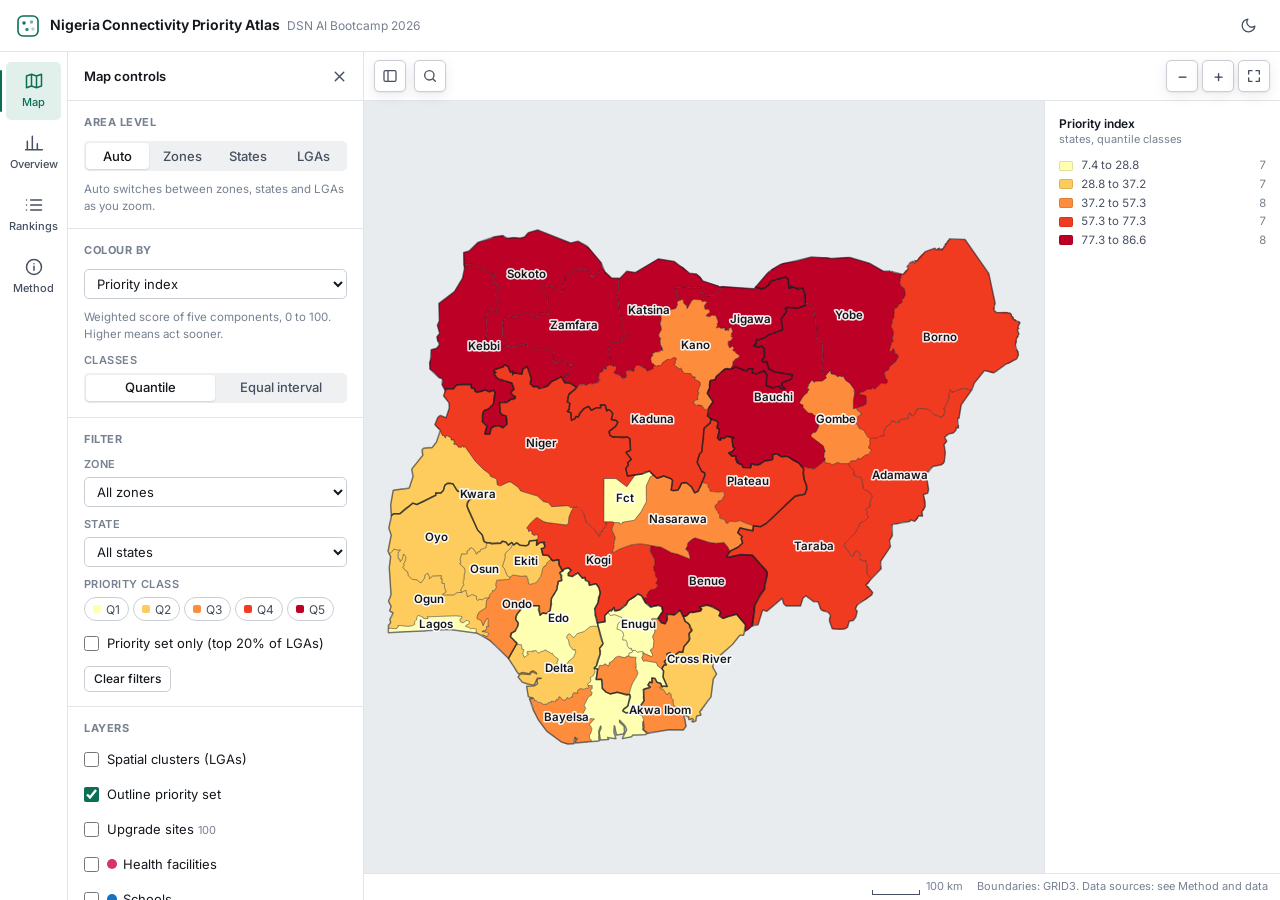
<file: outputs/web/index.html>
<!DOCTYPE html>
<html lang="en">
<head>
  <meta charset="utf-8">
  <meta name="viewport" content="width=device-width, initial-scale=1">
  <title>Nigeria Connectivity Priority Atlas</title>
  <meta name="description" content="Where internet connectivity is weakest relative to population, settlements and need across Nigeria, and where to act first. DSN AI Bootcamp 2026, Geospatial Track.">
  <link rel="preconnect" href="https://fonts.googleapis.com">
  <link rel="preconnect" href="https://fonts.gstatic.com" crossorigin>
  <link rel="stylesheet" href="https://fonts.googleapis.com/css2?family=Inter:wght@400;500;600;700&display=swap">
  <link rel="stylesheet" href="style.css">
</head>
<body>
  <header class="topbar">
    <div class="brand">
      <svg class="brand-mark" viewBox="0 0 24 24" fill="none" aria-hidden="true">
        <rect x="2" y="2" width="20" height="20" rx="5" stroke="currentColor" stroke-width="1.6"/>
        <circle cx="8" cy="9" r="1.7" fill="currentColor"/><circle cx="15.5" cy="8" r="1.7" fill="currentColor" opacity=".55"/>
        <circle cx="11" cy="15.5" r="1.7" fill="currentColor" opacity=".8"/><circle cx="17" cy="15" r="1.7" fill="currentColor" opacity=".3"/>
      </svg>
      <div>
        <span class="brand-name">Nigeria Connectivity Priority Atlas</span>
        <span class="brand-sub">&nbsp;DSN AI Bootcamp 2026</span>
      </div>
    </div>
    <div class="topbar-spacer"></div>
    <div class="top-actions">
      <button class="icon-btn" id="themeBtn" title="Switch light and dark theme" aria-label="Switch light and dark theme">
        <svg viewBox="0 0 24 24" fill="none" stroke="currentColor" stroke-width="1.8" stroke-linecap="round" stroke-linejoin="round"><path d="M21 12.8A9 9 0 1 1 11.2 3a7 7 0 0 0 9.8 9.8z"/></svg>
      </button>
    </div>
  </header>

  <div class="shell">
    <nav class="rail" role="tablist" aria-label="Views" aria-orientation="vertical">
      <button class="tab" role="tab" data-view="map" aria-selected="true" title="Map"><svg viewBox="0 0 24 24" fill="none" stroke="currentColor" stroke-width="1.8" stroke-linecap="round" stroke-linejoin="round" aria-hidden="true"><path d="M9 4 3 6v14l6-2 6 2 6-2V4l-6 2-6-2zM9 4v14M15 6v14"/></svg><span>Map</span></button>
      <button class="tab" role="tab" data-view="overview" aria-selected="false" title="Overview"><svg viewBox="0 0 24 24" fill="none" stroke="currentColor" stroke-width="1.8" stroke-linecap="round" stroke-linejoin="round" aria-hidden="true"><path d="M4 20V10M10 20V4M16 20v-7M22 20H2"/></svg><span>Overview</span></button>
      <button class="tab" role="tab" data-view="rankings" aria-selected="false" title="Rankings"><svg viewBox="0 0 24 24" fill="none" stroke="currentColor" stroke-width="1.8" stroke-linecap="round" stroke-linejoin="round" aria-hidden="true"><path d="M8 6h13M8 12h13M8 18h13M3 6h.01M3 12h.01M3 18h.01"/></svg><span>Rankings</span></button>
      <button class="tab" role="tab" data-view="method" aria-selected="false" title="Method"><svg viewBox="0 0 24 24" fill="none" stroke="currentColor" stroke-width="1.8" stroke-linecap="round" stroke-linejoin="round" aria-hidden="true"><circle cx="12" cy="12" r="9"/><path d="M12 11v5M12 8v.01"/></svg><span>Method</span></button>
    </nav>
  <main class="app" id="app">
    <div class="splash" id="splash">Loading data</div>

    <!-- Overview -->
    <section class="view" id="view-overview" aria-label="Overview">
      <div class="page">
        <div class="page-head">
          <div>
            <h1 class="page-title">Where connectivity is weakest, and where to act first</h1>
            <p class="page-lede">Every LGA, state and geopolitical zone is scored on how poorly it is served relative to the people, institutions and need it holds. Use the zone filter to focus the figures below.</p>
          </div>
          <div class="toolbar">
            <div class="field" style="min-width:190px">
              <label for="ovZone">Zone</label>
              <select id="ovZone"></select>
            </div>
            <button class="btn" id="ovOpenMap">Open in map</button>
          </div>
        </div>

        <div class="notice" id="ovNotice" role="note">
          <svg viewBox="0 0 24 24" fill="none" stroke="currentColor" stroke-width="2" stroke-linecap="round"><circle cx="12" cy="12" r="9"/><path d="M12 8v5M12 16.5v.01"/></svg>
          <div id="ovNoticeText"></div>
        </div>

        <div class="grid kpis" id="kpis"></div>

        <div class="grid cards">
          <article class="card span-12">
            <div class="card-head"><div><h2 class="card-title">Key findings</h2><p class="card-desc">Generated from the data in view</p></div></div>
            <div class="card-body"><ul class="insights" id="insights"></ul></div>
          </article>

          <article class="card span-5">
            <div class="card-head">
              <div><h2 class="card-title">Geopolitical zones</h2><p class="card-desc">Click a bar to filter the page</p></div>
              <div class="card-tools"><select id="zoneMetric" aria-label="Zone metric"></select></div>
            </div>
            <div class="card-body"><div class="chart" id="chZones"></div></div>
          </article>

          <article class="card span-7">
            <div class="card-head">
              <div><h2 class="card-title">State priority ranking</h2><p class="card-desc">Bar length is the priority score, split by how much each component contributes</p></div>
              <div class="card-tools"><select id="stateCount" aria-label="Number of states"><option value="10">Top 10</option><option value="15" selected>Top 15</option><option value="37">All 37</option></select></div>
            </div>
            <div class="card-body"><div class="chart" id="chStates"></div><div class="legend-row" id="lgStates"></div></div>
          </article>

          <article class="card span-4">
            <div class="card-head"><div><h2 class="card-title">Top priority LGAs</h2><p class="card-desc">Highest scores, click to open on the map</p></div></div>
            <div class="card-body"><ul class="toplist" id="topLgas"></ul></div>
          </article>

          <article class="card span-4">
            <div class="card-head"><div><h2 class="card-title">Settlement type and service</h2><p class="card-desc">Share of buildings by measured connection, national</p></div></div>
            <div class="card-body"><div class="chart" id="chSettle"></div><div class="legend-row" id="lgSettle"></div></div>
            <div class="card-foot">Hamlets and small settlements are almost entirely unmeasured.</div>
          </article>

          <article class="card span-4">
            <div class="card-head"><div><h2 class="card-title">Distance to the nearest tower</h2><p class="card-desc">People by the average distance of their LGA</p></div></div>
            <div class="card-body"><div class="chart" id="chDist"></div></div>
            <div class="card-foot">Tower records are crowd-sourced and likely incomplete for 3G and 4G.</div>
          </article>

          <article class="card span-6">
            <div class="card-head"><div><h2 class="card-title">Wealth and distance to towers</h2><p class="card-desc">Each dot is an LGA. Size is population, colour is priority class</p></div></div>
            <div class="card-body"><div class="chart" id="chScatter"></div><div class="legend-row" id="lgScatter"></div></div>
          </article>

          <article class="card span-6">
            <div class="card-head"><div><h2 class="card-title">Health facilities and schools without measured service</h2><p class="card-desc">Share of each type located on an unmeasured or slow tile, by zone</p></div></div>
            <div class="card-body"><div class="chart" id="chInst"></div><div class="legend-row" id="lgInst"></div></div>
          </article>

          <article class="card span-6">
            <div class="card-head"><div><h2 class="card-title">Upgrade shortlist reach</h2><p class="card-desc">Cumulative population within 3 km of the first N towers</p></div></div>
            <div class="card-body"><div class="chart" id="chCurve"></div></div>
            <div class="card-foot" id="curveFoot"></div>
          </article>

          <article class="card span-6">
            <div class="card-head"><div><h2 class="card-title">How robust is the ranking</h2><p class="card-desc">Eight alternative rules compared with the baseline</p></div></div>
            <div class="card-body"><div class="chart" id="chRobust"></div></div>
            <div class="card-foot">Spearman is rank correlation with the baseline. Overlap counts how many of the baseline top 50 LGAs stay in the top 50.</div>
          </article>

          <article class="card span-12">
            <div class="card-head"><div><h2 class="card-title">Spatial clusters of priority</h2><p class="card-desc">Local Moran's I on LGA scores. High-High LGAs are high priority surrounded by high priority neighbours</p></div></div>
            <div class="card-body"><div class="chart" id="chCluster"></div></div>
          </article>
        </div>
      </div>
    </section>

    <!-- Map -->
    <section class="view map-view active" id="view-map" aria-label="Map">
      <aside class="side left" id="mapLeft" aria-label="Map controls">
        <div class="side-head"><span>Map controls</span><button class="icon-btn" id="closeLeft" aria-label="Close map controls" title="Close"><svg viewBox="0 0 24 24" fill="none" stroke="currentColor" stroke-width="2" stroke-linecap="round"><path d="M6 6l12 12M18 6 6 18"/></svg></button></div>
        <div class="side-section">
          <h3>Area level</h3>
          <div class="segmented" id="levelSeg" role="group" aria-label="Area level">
            <button data-level="auto" aria-pressed="true">Auto</button>
            <button data-level="zone" aria-pressed="false">Zones</button>
            <button data-level="state" aria-pressed="false">States</button>
            <button data-level="lga" aria-pressed="false">LGAs</button>
          </div>
          <p class="side-hint" id="levelHint">Auto switches between zones, states and LGAs as you zoom.</p>
        </div>
        <div class="side-section">
          <h3>Colour by</h3>
          <div class="field"><select id="metricSel" aria-label="Metric"></select></div>
          <p class="side-hint" id="metricHint"></p>
          <div class="field"><label>Classes</label>
            <div class="segmented" id="classSeg" role="group" aria-label="Classification">
              <button data-cls="quantile" aria-pressed="true">Quantile</button>
              <button data-cls="equal" aria-pressed="false">Equal interval</button>
            </div>
          </div>
        </div>
        <div class="side-section">
          <h3>Filter</h3>
          <div class="field"><label for="fZone">Zone</label><select id="fZone"></select></div>
          <div class="field"><label for="fState">State</label><select id="fState"></select></div>
          <div class="field"><label>Priority class</label><div class="chips" id="fClass"></div></div>
          <label class="check"><input type="checkbox" id="fSet"> <span>Priority set only (top 20% of LGAs)</span></label>
          <button class="btn small" id="fReset" style="justify-self:start">Clear filters</button>
        </div>
        <div class="side-section">
          <h3>Layers</h3>
          <label class="check"><input type="checkbox" id="lyCluster"> <span>Spatial clusters (LGAs)</span></label>
          <label class="check"><input type="checkbox" id="lySet" checked> <span>Outline priority set</span></label>
          <label class="check"><input type="checkbox" id="lySites"> <span>Upgrade sites <span class="count" id="cSites"></span></span></label>
          <label class="check"><input type="checkbox" id="lyHealth"> <span><span class="swatch" style="background:#d6336c;display:inline-block;margin-right:6px"></span>Health facilities <span class="count" id="cHealth"></span></span></label>
          <label class="check"><input type="checkbox" id="lySchool"> <span><span class="swatch" style="background:#1971c2;display:inline-block;margin-right:6px"></span>Schools <span class="count" id="cSchool"></span></span></label>
          <p class="side-hint">Facilities are those in priority-set LGAs. They load on first use.</p>
          <label class="check"><input type="checkbox" id="lyBase"> <span>Street basemap (needs internet)</span></label>
        </div>
      </aside>

      <div class="map-stage" id="stage">
        <div class="map-toolbar">
          <button class="map-btn" id="toggleLeft" aria-label="Show or hide map controls" title="Show or hide controls" aria-pressed="true">
            <svg viewBox="0 0 24 24" fill="none" stroke="currentColor" stroke-width="1.9" stroke-linecap="round" stroke-linejoin="round"><rect x="3" y="4" width="18" height="16" rx="2"/><path d="M9 4v16"/></svg>
          </button>
          <div class="search" id="searchWrap">
            <button class="map-btn" id="searchBtn" aria-label="Search places" title="Search">
              <svg viewBox="0 0 24 24" fill="none" stroke="currentColor" stroke-width="2" stroke-linecap="round"><circle cx="11" cy="11" r="7"/><path d="m20 20-3.5-3.5"/></svg>
            </button>
            <input class="input" id="searchBox" type="search" placeholder="Search LGA, state or zone" autocomplete="off" aria-label="Search places" hidden>
            <div class="results" id="searchResults" hidden></div>
          </div>
          <span class="map-loading" id="mapLoading" hidden>Loading facilities</span>
          <span class="grow"></span>
          <div class="zoom-inline">
            <button class="map-btn" id="zoomOut" aria-label="Zoom out">&minus;</button>
            <button class="map-btn" id="zoomIn" aria-label="Zoom in">+</button>
            <button class="map-btn" id="zoomHome" aria-label="Reset view" title="Reset view">
              <svg viewBox="0 0 24 24" fill="none" stroke="currentColor" stroke-width="2" stroke-linecap="round" stroke-linejoin="round"><path d="M4 9V4h5M20 9V4h-5M4 15v5h5M20 15v5h-5"/></svg>
            </button>
          </div>
        </div>
        <div class="map-main">
          <div class="canvas-wrap" id="canvasWrap">
            <canvas id="mapCanvas" aria-label="Map of Nigeria coloured by the selected metric" role="img"></canvas>
          </div>
          <aside class="legend" id="legend" aria-label="Legend"></aside>
        </div>
        <div class="map-status"><span id="coordRead"></span><span class="scale"><i id="scaleBar"></i><span id="scaleLabel"></span></span><span id="attrib">Map data: see Method and data</span></div>
      </div>

      <aside class="side right" id="detail" aria-label="Selection details"></aside>
    </section>

    <!-- Rankings -->
    <section class="view" id="view-rankings" aria-label="Rankings">
      <div class="page">
        <div class="page-head">
          <div>
            <h1 class="page-title">Rankings</h1>
            <p class="page-lede">Sort and filter every zone, state, LGA and the shortlisted tower upgrade sites. Download what you see as CSV.</p>
          </div>
          <div class="toolbar">
            <div class="segmented" id="rkLevel" role="group" aria-label="Table level" style="width:auto">
              <button data-rk="zone" aria-pressed="false">Zones</button>
              <button data-rk="state" aria-pressed="false">States</button>
              <button data-rk="lga" aria-pressed="true">LGAs</button>
              <button data-rk="site" aria-pressed="false">Upgrade sites</button>
            </div>
            <button class="btn" id="rkCsv">Download CSV</button>
          </div>
        </div>
        <div class="filters-row">
          <div class="field"><label for="rkSearch">Search</label><input class="input" id="rkSearch" type="search" placeholder="Name"></div>
          <div class="field"><label for="rkZone">Zone</label><select id="rkZone"></select></div>
          <div class="field"><label for="rkClass">Priority class</label><select id="rkClass"></select></div>
          <div class="field"><label for="rkCluster">Cluster</label><select id="rkCluster"></select></div>
        </div>
        <div class="table-wrap"><table class="data" id="rkTable"></table></div>
        <div class="pager"><span id="rkInfo"></span><div class="pg"><button class="btn small" id="rkPrev">Previous</button><span id="rkPage"></span><button class="btn small" id="rkNext">Next</button></div></div>
      </div>
    </section>

    <!-- Method -->
    <section class="view" id="view-method" aria-label="Method and data">
      <div class="page">
        <div class="method-layout">
          <nav class="toc" aria-label="Sections">
            <a href="#m-question">Question</a>
            <a href="#m-approach">Approach</a>
            <a href="#m-index">Priority index</a>
            <a href="#m-robust">Robustness</a>
            <a href="#m-read">How to read the maps</a>
            <a href="#m-limits">Limitations</a>
            <a href="#m-sources">Data sources</a>
            <a href="#m-files">Downloads</a>
          </nav>
          <div class="prose" id="methodBody"></div>
        </div>
      </div>
    </section>
  </main>
  </div>

  <div class="tip" id="tip" role="tooltip"></div>
  <script src="app.js"></script>
</body>
</html>
</file>
<file: outputs/web/style.css>
/* Nigeria Connectivity Priority Atlas
   Layout: fixed top bar, four views (overview, map, rankings, method).
   Colour is reserved for data. The interface itself stays neutral. */

:root {
  --bg: #f3f4f6;
  --surface: #ffffff;
  --surface-2: #f8f9fa;
  --surface-3: #eef0f2;
  --line: #e1e4e8;
  --line-strong: #c9ced5;
  --text: #14181d;
  --text-2: #475060;
  --text-3: #768090;
  --accent: #0b6e55;
  --accent-hover: #095a46;
  --accent-ink: #ffffff;
  --accent-soft: #e2f0eb;
  --warn-bg: #fff6e0;
  --warn-line: #ecd48c;
  --warn-text: #5c4300;
  --map-bg: #e8ecef;
  --map-edge: rgba(20, 24, 29, 0.28);
  --map-edge-strong: rgba(20, 24, 29, 0.85);
  --map-label: #14181d;
  --map-halo: rgba(255, 255, 255, 0.9);
  --shadow: 0 1px 2px rgba(16, 24, 32, 0.06), 0 4px 14px rgba(16, 24, 32, 0.08);
  --bar: #52667a;
  --radius: 8px;
  --radius-sm: 5px;
  --topbar-h: 52px;
  --font: "Inter", system-ui, -apple-system, "Segoe UI", Roboto, "Helvetica Neue", Arial, sans-serif;
  --mono: ui-monospace, "SF Mono", "Cascadia Mono", Consolas, monospace;
  color-scheme: light;
}

:root[data-theme="dark"] {
  --bg: #0f1214;
  --surface: #171b1f;
  --surface-2: #1c2126;
  --surface-3: #242a30;
  --line: #272d34;
  --line-strong: #39414a;
  --text: #e8ebee;
  --text-2: #aab2bd;
  --text-3: #7e8896;
  --accent: #43c9a0;
  --accent-hover: #6adab7;
  --accent-ink: #07140f;
  --accent-soft: #13342a;
  --warn-bg: #2a2410;
  --warn-line: #5a4a14;
  --warn-text: #e9d9a0;
  --map-bg: #0b0e10;
  --map-edge: rgba(255, 255, 255, 0.22);
  --map-edge-strong: rgba(255, 255, 255, 0.9);
  --map-label: #f0f3f5;
  --map-halo: rgba(12, 15, 17, 0.9);
  --bar: #8fa6bd;
  --shadow: 0 1px 2px rgba(0, 0, 0, 0.4), 0 6px 18px rgba(0, 0, 0, 0.35);
  color-scheme: dark;
}

* { box-sizing: border-box; }
html, body { height: 100%; }
body {
  margin: 0;
  font-family: var(--font);
  font-size: 13px;
  line-height: 1.45;
  color: var(--text);
  background: var(--bg);
  -webkit-font-smoothing: antialiased;
  overflow: hidden;
}
button, select, input { font: inherit; color: inherit; }
button { cursor: pointer; }
a { color: var(--accent); text-underline-offset: 2px; }
a:hover { color: var(--accent-hover); }
h1, h2, h3, h4, p { margin: 0; }
:focus-visible { outline: 2px solid var(--accent); outline-offset: 2px; }
.num { font-variant-numeric: tabular-nums; }
.muted { color: var(--text-3); }
.sr-only { position: absolute; width: 1px; height: 1px; overflow: hidden; clip: rect(0 0 0 0); white-space: nowrap; }
[hidden] { display: none !important; }

/* Top bar */
.topbar {
  height: var(--topbar-h);
  display: flex;
  align-items: center;
  gap: 24px;
  padding: 0 16px;
  background: var(--surface);
  border-bottom: 1px solid var(--line);
  position: relative;
  z-index: 30;
}
.brand { display: flex; align-items: center; gap: 10px; min-width: 0; }
.brand-mark { width: 24px; height: 24px; flex: none; color: var(--accent); }
.brand-name { font-weight: 650; font-size: 14px; letter-spacing: -0.005em; white-space: nowrap; }
.brand-sub { color: var(--text-3); font-size: 12px; white-space: nowrap; }
.shell { display: flex; height: calc(100% - var(--topbar-h)); }
.rail {
  width: 68px; flex: none; display: flex; flex-direction: column; gap: 4px; padding: 10px 6px;
  background: var(--surface); border-right: 1px solid var(--line); z-index: 20;
}
.tab {
  display: flex; flex-direction: column; align-items: center; gap: 4px; padding: 9px 2px; border: 0; border-radius: var(--radius-sm);
  background: none; color: var(--text-2); font-size: 11px; font-weight: 500; position: relative;
}
.tab svg { width: 20px; height: 20px; }
.tab:hover { background: var(--surface-3); color: var(--text); }
.tab[aria-selected="true"] { background: var(--accent-soft); color: var(--accent); }
.tab[aria-selected="true"]::before { content: ""; position: absolute; left: -6px; top: 8px; bottom: 8px; width: 2px; background: var(--accent); border-radius: 2px; }
.topbar-spacer { flex: 1; }
.top-actions { display: flex; align-items: center; gap: 6px; }
.icon-btn {
  width: 32px; height: 32px; display: grid; place-items: center;
  background: none; border: 1px solid transparent; border-radius: var(--radius-sm); color: var(--text-2);
}
.icon-btn:hover { background: var(--surface-3); color: var(--text); }
.icon-btn svg { width: 17px; height: 17px; }

/* Views */
.app { flex: 1; min-width: 0; height: 100%; position: relative; }
.view { position: absolute; inset: 0; display: none; overflow: auto; }
.view.active { display: block; }
.view.map-view.active { display: grid; overflow: hidden; }
.page { max-width: 1320px; margin: 0 auto; padding: 20px 20px 48px; }

.page-head { display: flex; align-items: flex-end; justify-content: space-between; gap: 16px; flex-wrap: wrap; margin-bottom: 14px; }
.page-title { font-size: 20px; font-weight: 650; letter-spacing: -0.012em; }
.page-lede { color: var(--text-2); margin-top: 4px; max-width: 70ch; }
.toolbar { display: flex; align-items: center; gap: 8px; flex-wrap: wrap; }

/* Form controls */
.field { display: flex; flex-direction: column; gap: 4px; }
.field > label, .label { font-size: 11px; font-weight: 600; color: var(--text-3); text-transform: uppercase; letter-spacing: 0.04em; }
select, .input {
  height: 30px; padding: 0 8px; border: 1px solid var(--line-strong); border-radius: var(--radius-sm);
  background: var(--surface); width: 100%;
}
select:hover, .input:hover { border-color: var(--text-3); }
.input::placeholder { color: var(--text-3); }
.btn {
  height: 30px; padding: 0 12px; border-radius: var(--radius-sm);
  border: 1px solid var(--line-strong); background: var(--surface); font-weight: 500; white-space: nowrap;
  display: inline-flex; align-items: center; gap: 6px;
}
.btn:hover { background: var(--surface-3); }
.btn.primary { background: var(--accent); border-color: var(--accent); color: var(--accent-ink); }
.btn.primary:hover { background: var(--accent-hover); border-color: var(--accent-hover); }
.btn.small { height: 26px; padding: 0 9px; font-size: 12px; }
.segmented { display: inline-flex; padding: 2px; background: var(--surface-3); border-radius: var(--radius-sm); gap: 2px; width: 100%; }
.segmented button {
  flex: 1; height: 26px; border: 0; background: none; border-radius: 4px; color: var(--text-2); font-weight: 500; padding: 0 8px; white-space: nowrap;
}
.segmented button[aria-pressed="true"] { background: var(--surface); color: var(--text); box-shadow: 0 1px 2px rgba(0,0,0,0.12); }
.check { display: flex; align-items: center; gap: 8px; padding: 3px 0; cursor: pointer; user-select: none; }
.check input { accent-color: var(--accent); width: 15px; height: 15px; margin: 0; }
.check .swatch { width: 10px; height: 10px; border-radius: 50%; flex: none; }
.check .count { margin-left: auto; color: var(--text-3); font-size: 11px; }
.chips { display: flex; gap: 4px; flex-wrap: wrap; }
.chip {
  height: 24px; padding: 0 8px; border-radius: 12px; border: 1px solid var(--line-strong); background: var(--surface);
  font-size: 12px; color: var(--text-2); display: inline-flex; align-items: center; gap: 5px;
}
.chip[aria-pressed="true"] { background: var(--text); color: var(--surface); border-color: var(--text); }
.chip i { width: 8px; height: 8px; border-radius: 2px; display: inline-block; }

/* Cards */
.grid { display: grid; gap: 12px; }
.kpis { grid-template-columns: repeat(6, minmax(0, 1fr)); margin-bottom: 12px; }
.cards { grid-template-columns: repeat(12, minmax(0, 1fr)); align-items: start; }
.span-4 { grid-column: span 4; } .span-5 { grid-column: span 5; } .span-6 { grid-column: span 6; }
.span-7 { grid-column: span 7; } .span-8 { grid-column: span 8; } .span-12 { grid-column: span 12; }
.card { background: var(--surface); border: 1px solid var(--line); border-radius: var(--radius); display: flex; flex-direction: column; min-width: 0; }
.card-head { padding: 12px 14px 0; display: flex; align-items: flex-start; justify-content: space-between; gap: 10px; }
.card-title { font-size: 13px; font-weight: 600; }
.card-desc { color: var(--text-3); font-size: 12px; margin-top: 2px; }
.card-body { padding: 10px 14px 14px; flex: 1; min-width: 0; position: relative; }
.card-foot { padding: 8px 14px; border-top: 1px solid var(--line); color: var(--text-3); font-size: 11.5px; }
.card-tools { display: flex; gap: 6px; align-items: center; }
.card-tools select { width: auto; height: 26px; font-size: 12px; }

.kpi { padding: 12px 14px; background: var(--surface); border: 1px solid var(--line); border-radius: var(--radius); min-width: 0; }
.kpi-label { color: var(--text-3); font-size: 11.5px; font-weight: 500; }
.kpi-value { font-size: 24px; font-weight: 650; letter-spacing: -0.02em; margin-top: 4px; line-height: 1.1; }
.kpi-value small { font-size: 13px; font-weight: 500; color: var(--text-2); letter-spacing: 0; margin-left: 2px; }
.kpi-note { color: var(--text-3); font-size: 11.5px; margin-top: 4px; }

.notice {
  display: flex; gap: 10px; padding: 10px 12px; border: 1px solid var(--warn-line); background: var(--warn-bg);
  color: var(--warn-text); border-radius: var(--radius); margin-bottom: 12px; font-size: 12.5px;
}
.notice svg { width: 16px; height: 16px; flex: none; margin-top: 1px; }
.insights { margin: 0; padding: 0; list-style: none; display: grid; gap: 8px; }
.insights li { display: grid; grid-template-columns: 22px 1fr; gap: 8px; color: var(--text); }
.insights .n {
  width: 20px; height: 20px; border-radius: 50%; background: var(--accent-soft); color: var(--accent);
  font-size: 11px; font-weight: 700; display: grid; place-items: center; margin-top: 1px;
}
.insights b { font-weight: 650; }

/* Charts */
.chart { width: 100%; }
.chart svg { display: block; width: 100%; overflow: visible; }
.chart text { font-family: var(--font); fill: var(--text-2); font-size: 11.5px; }
.chart .axis line, .chart .axis path { stroke: var(--line-strong); }
.chart .grid-line { stroke: var(--line); stroke-dasharray: 2 3; }
.chart .strong { fill: var(--text); font-weight: 600; }
.chart .hit { cursor: pointer; }
.chart .dim { opacity: 0.3; }
.legend-row { display: flex; flex-wrap: wrap; gap: 4px 14px; margin-top: 8px; font-size: 11.5px; color: var(--text-2); }
.legend-row span { display: inline-flex; align-items: center; gap: 6px; }
.legend-row i { width: 9px; height: 9px; border-radius: 2px; display: inline-block; }

.toplist { list-style: none; margin: 0; padding: 0; display: grid; }
.toplist li {
  display: grid; grid-template-columns: 22px minmax(0, 1.4fr) minmax(70px, 1fr) 46px; gap: 10px; align-items: center;
  padding: 6px 4px; border-bottom: 1px solid var(--line); cursor: pointer; border-radius: 4px;
}
.toplist li:last-child { border-bottom: 0; }
.toplist li:hover { background: var(--surface-2); }
.toplist .r { color: var(--text-3); text-align: right; font-size: 11.5px; }
.toplist .nm { overflow: hidden; text-overflow: ellipsis; white-space: nowrap; font-weight: 500; }
.toplist .nm small { display: block; color: var(--text-3); font-weight: 400; font-size: 11.5px; }
.bar { height: 6px; border-radius: 3px; background: var(--surface-3); overflow: hidden; }
.bar > span { display: block; height: 100%; border-radius: 3px; background: var(--text-2); }
.toplist .v { text-align: right; font-weight: 600; }

/* Tooltip */
.tip {
  position: fixed; z-index: 100; pointer-events: none; background: var(--text); color: var(--surface);
  padding: 7px 9px; border-radius: 6px; font-size: 12px; max-width: 260px; box-shadow: var(--shadow);
  opacity: 0; transition: opacity 0.08s;
}
.tip.on { opacity: 1; }
.tip b { font-weight: 650; display: block; margin-bottom: 2px; }
.tip .row { display: flex; justify-content: space-between; gap: 14px; }
.tip .row span:first-child { opacity: 0.7; }

/* Map view */
.map-view { grid-template-columns: 296px minmax(0, 1fr) 0; }
.map-view.has-detail { grid-template-columns: 296px minmax(0, 1fr) 360px; }
.map-view.no-left { grid-template-columns: 0 minmax(0, 1fr) 0; }
.map-view.no-left.has-detail { grid-template-columns: 0 minmax(0, 1fr) 360px; }
.side { background: var(--surface); overflow: auto; min-width: 0; }
.side.left { border-right: 1px solid var(--line); }
.side.right { border-left: 1px solid var(--line); }
.map-view:not(.has-detail) .side.right { visibility: hidden; }
.map-view.no-left .side.left { visibility: hidden; }
.side-section { padding: 14px 16px; border-bottom: 1px solid var(--line); display: grid; gap: 10px; }
.side-section h3 { font-size: 11px; font-weight: 700; text-transform: uppercase; letter-spacing: 0.05em; color: var(--text-3); }
.side-hint { color: var(--text-3); font-size: 11.5px; }
.map-stage { position: relative; overflow: hidden; min-width: 0; }
.results {
  position: absolute; top: 38px; left: 0; right: 0; background: var(--surface); border: 1px solid var(--line);
  border-radius: var(--radius); box-shadow: var(--shadow); max-height: 320px; overflow: auto; z-index: 5; padding: 4px;
}
.results button { display: flex; width: 100%; justify-content: space-between; gap: 8px; text-align: left; border: 0; background: none; padding: 6px 8px; border-radius: 4px; }
.results button:hover, .results button.sel { background: var(--surface-3); }
.results small { color: var(--text-3); }
.map-btn {
  width: 34px; height: 34px; display: grid; place-items: center; background: var(--surface); border: 1px solid var(--line);
  border-radius: var(--radius-sm); box-shadow: var(--shadow); color: var(--text-2);
}
.map-btn:hover { color: var(--text); background: var(--surface-2); }
.map-btn svg { width: 16px; height: 16px; }
.legend-title { font-weight: 600; font-size: 12px; }
.legend-sub { color: var(--text-3); font-size: 11px; margin-bottom: 8px; }
.legend-item { display: grid; grid-template-columns: 14px 1fr auto; gap: 8px; align-items: center; font-size: 11.5px; padding: 1px 0; color: var(--text-2); }
.legend-item i { width: 14px; height: 10px; border-radius: 2px; display: block; border: 1px solid rgba(0,0,0,0.12); }
.legend-item .c { color: var(--text-3); }
.legend-sym { display: flex; gap: 14px; flex-wrap: wrap; margin-top: 8px; padding-top: 8px; border-top: 1px solid var(--line); font-size: 11.5px; color: var(--text-2); }
.legend-sym span { display: inline-flex; align-items: center; gap: 5px; }
.legend-sym i { width: 9px; height: 9px; border-radius: 50%; display: inline-block; }
.map-stage { display: grid; grid-template-rows: auto minmax(0, 1fr) auto; background: var(--surface); }
.map-toolbar { display: flex; align-items: center; gap: 8px; padding: 8px 10px; border-bottom: 1px solid var(--line); background: var(--surface); position: relative; z-index: 6; }
.map-toolbar .grow { flex: 1; }
.map-main { display: grid; grid-template-columns: minmax(0, 1fr) 236px; min-height: 0; }
.canvas-wrap { position: relative; background: var(--map-bg); min-width: 0; min-height: 0; overflow: hidden; touch-action: none; }
.canvas-wrap canvas { position: absolute; inset: 0; width: 100%; height: 100%; display: block; cursor: grab; }
.canvas-wrap canvas.grabbing { cursor: grabbing; }
.canvas-wrap canvas.pointer { cursor: pointer; }
.search { position: relative; display: flex; align-items: center; gap: 6px; }
.search .input { width: 260px; height: 32px; }
@media (max-width: 640px) { .search .input { width: 170px; } }
.results { position: absolute; top: 38px; left: 0; width: 320px; max-width: 80vw; }
.map-btn {
  width: 32px; height: 32px; display: grid; place-items: center; background: var(--surface); border: 1px solid var(--line-strong);
  border-radius: var(--radius-sm); color: var(--text-2); padding: 0; font-size: 17px; line-height: 1;
}
.map-btn:hover { color: var(--text); background: var(--surface-3); }
.map-btn svg { width: 16px; height: 16px; }
.zoom-inline { display: flex; gap: 4px; }
.legend { padding: 14px; border-left: 1px solid var(--line); background: var(--surface); overflow: auto; }
.map-status { display: flex; gap: 14px; align-items: center; justify-content: flex-end; padding: 5px 12px; border-top: 1px solid var(--line); font-size: 11px; color: var(--text-3); background: var(--surface); }
.scale { display: inline-flex; align-items: flex-end; gap: 6px; }
.scale i { display: block; height: 5px; border: 1.5px solid var(--text-2); border-top: 0; }
.map-loading { font-size: 12px; color: var(--text-3); }
.side-head { display: flex; align-items: center; justify-content: space-between; padding: 8px 8px 8px 16px; border-bottom: 1px solid var(--line); font-weight: 600; position: sticky; top: 0; background: var(--surface); z-index: 2; }

/* Detail panel */
.detail-head { padding: 14px 16px 12px; border-bottom: 1px solid var(--line); position: sticky; top: 0; background: var(--surface); z-index: 2; }
.detail-kicker { color: var(--text-3); font-size: 11.5px; display: flex; gap: 6px; align-items: center; }
.detail-title { font-size: 17px; font-weight: 650; letter-spacing: -0.01em; margin-top: 2px; padding-right: 28px; }
.detail-close { position: absolute; right: 10px; top: 10px; }
.detail-body { display: grid; }
.d-sec { padding: 14px 16px; border-bottom: 1px solid var(--line); display: grid; gap: 10px; }
.d-sec h4 { font-size: 11px; font-weight: 700; text-transform: uppercase; letter-spacing: 0.05em; color: var(--text-3); }
.scoreline { display: flex; align-items: baseline; gap: 10px; }
.score-big { font-size: 34px; font-weight: 650; letter-spacing: -0.03em; line-height: 1; }
.score-meta { color: var(--text-2); font-size: 12px; }
.pill { display: inline-flex; align-items: center; gap: 5px; height: 20px; padding: 0 8px; border-radius: 10px; font-size: 11.5px; font-weight: 600; background: var(--surface-3); color: var(--text-2); }
.pill i { width: 8px; height: 8px; border-radius: 2px; display: inline-block; }
.comp { display: grid; grid-template-columns: 1fr auto; gap: 2px 8px; align-items: center; }
.comp .nm { font-weight: 500; }
.comp .nm small { color: var(--text-3); font-weight: 400; margin-left: 4px; }
.comp .val { font-weight: 600; text-align: right; }
.comp .bar { grid-column: 1 / -1; height: 6px; }
.stack { display: flex; height: 10px; border-radius: 5px; overflow: hidden; background: var(--surface-3); }
.stack span { display: block; height: 100%; }
.facts { display: grid; grid-template-columns: 1fr auto; gap: 6px 12px; margin: 0; }
.facts dt { color: var(--text-2); }
.facts dd { margin: 0; text-align: right; font-weight: 550; }
.facts dd small { color: var(--text-3); font-weight: 400; }
.mini-list { display: grid; }
.mini-list button {
  display: grid; grid-template-columns: 24px 1fr auto; gap: 8px; align-items: center; text-align: left;
  border: 0; border-bottom: 1px solid var(--line); background: none; padding: 6px 2px;
}
.mini-list button:last-child { border-bottom: 0; }
.mini-list button:hover { background: var(--surface-2); }
.mini-list .r { color: var(--text-3); text-align: right; font-size: 11.5px; }
.mini-list .v { font-weight: 600; }
.meter { position: relative; height: 8px; border-radius: 4px; background: var(--surface-3); }
.meter span { position: absolute; left: 0; top: 0; bottom: 0; border-radius: 4px; background: var(--accent); }
.note { color: var(--text-3); font-size: 11.5px; }

/* Rankings table */
.table-wrap { background: var(--surface); border: 1px solid var(--line); border-radius: var(--radius); overflow: auto; }
table.data { width: 100%; border-collapse: collapse; min-width: 880px; }
table.data th {
  position: sticky; top: 0; background: var(--surface-2); text-align: left; font-size: 11.5px; font-weight: 600; color: var(--text-2);
  padding: 8px 12px; border-bottom: 1px solid var(--line); white-space: nowrap; user-select: none; cursor: pointer;
}
table.data th.r, table.data td.r { text-align: right; }
table.data th:hover { color: var(--text); }
table.data th .arrow { display: inline-block; width: 10px; color: var(--accent); }
table.data td { padding: 7px 12px; border-bottom: 1px solid var(--line); white-space: nowrap; }
table.data tbody tr { cursor: pointer; }
table.data tbody tr:hover { background: var(--surface-2); }
table.data td .pill { height: 18px; }
.cellbar { display: flex; align-items: center; gap: 8px; justify-content: flex-end; }
.cellbar .bar { width: 64px; }
.pager { display: flex; align-items: center; justify-content: space-between; padding: 10px 2px; color: var(--text-2); gap: 12px; flex-wrap: wrap; }
.pager .pg { display: flex; gap: 6px; align-items: center; }
.filters-row { display: grid; grid-template-columns: minmax(200px, 1.4fr) repeat(3, minmax(130px, 1fr)); gap: 10px; margin-bottom: 12px; align-items: end; }

/* Method */
.prose { max-width: 78ch; }
.prose h2 { font-size: 16px; font-weight: 650; margin: 28px 0 8px; letter-spacing: -0.01em; }
.prose h2:first-child { margin-top: 0; }
.prose p { margin: 8px 0; color: var(--text); }
.prose ol, .prose ul { padding-left: 20px; margin: 8px 0; }
.prose li { margin: 4px 0; }
.prose code { font-family: var(--mono); font-size: 12px; background: var(--surface-3); padding: 1px 5px; border-radius: 4px; }
.method-layout { display: grid; grid-template-columns: 200px minmax(0, 1fr); gap: 32px; align-items: start; }
.toc { position: sticky; top: 20px; display: grid; gap: 2px; }
.toc a { color: var(--text-2); text-decoration: none; padding: 4px 8px; border-radius: 4px; border-left: 2px solid transparent; }
.toc a:hover { color: var(--text); background: var(--surface-3); }
.weights { display: grid; gap: 8px; margin: 12px 0; }
.wrow { display: grid; grid-template-columns: 150px 1fr 44px; gap: 10px; align-items: center; }
.wrow .bar { height: 10px; border-radius: 5px; }
.wrow .bar span { border-radius: 5px; }
.simple-table { width: 100%; border-collapse: collapse; margin: 10px 0; font-size: 12.5px; }
.simple-table th { text-align: left; color: var(--text-2); font-weight: 600; padding: 6px 10px; border-bottom: 1px solid var(--line-strong); }
.simple-table td { padding: 6px 10px; border-bottom: 1px solid var(--line); vertical-align: top; }
.simple-table td.r, .simple-table th.r { text-align: right; }
.dl-grid { display: grid; grid-template-columns: repeat(auto-fill, minmax(220px, 1fr)); gap: 8px; margin: 10px 0; }
.dl { display: block; padding: 10px 12px; border: 1px solid var(--line); border-radius: var(--radius); background: var(--surface); text-decoration: none; color: var(--text); }
.dl:hover { border-color: var(--accent); }
.dl b { display: block; font-weight: 600; }
.dl span { color: var(--text-3); font-size: 12px; }

.fatal { max-width: 560px; margin: 80px auto; padding: 20px; border: 1px solid var(--line); border-radius: var(--radius); background: var(--surface); }
.fatal h2 { font-size: 16px; margin-bottom: 8px; }
.fatal code { font-family: var(--mono); background: var(--surface-3); padding: 2px 6px; border-radius: 4px; display: inline-block; margin-top: 4px; }
.splash { position: absolute; inset: 0; display: grid; place-items: center; color: var(--text-2); z-index: 20; background: var(--bg); }

/* Responsive */
@media (max-width: 1180px) {
  .kpis { grid-template-columns: repeat(3, minmax(0, 1fr)); }
  .span-4, .span-5, .span-6, .span-7, .span-8 { grid-column: span 12; }
  .brand-sub { display: none; }
  .method-layout { grid-template-columns: 1fr; }
  .toc { display: none; }
}
@media (max-width: 900px) {
  .map-view, .map-view.has-detail, .map-view.no-left, .map-view.no-left.has-detail { grid-template-columns: minmax(0, 1fr); grid-template-rows: minmax(0, 1fr); }
  .side { position: absolute; z-index: 15; top: 0; bottom: 0; width: min(340px, 92vw); box-shadow: var(--shadow); }
  .side.left { left: 0; }
  .side.right { right: 0; }
  .map-view.no-left .side.left { display: none; }
  .map-view:not(.has-detail) .side.right { display: none; }
  .map-main { grid-template-columns: minmax(0, 1fr); grid-template-rows: minmax(0, 1fr) auto; }
  .legend { border-left: 0; border-top: 1px solid var(--line); max-height: 150px; }
  .filters-row { grid-template-columns: 1fr 1fr; }
}
@media (max-width: 640px) {
  .rail { width: 54px; padding: 8px 4px; }
  .tab span { display: none; }
  .kpis { grid-template-columns: repeat(2, minmax(0, 1fr)); }
  .page { padding: 14px 12px 40px; }
  .topbar { gap: 10px; padding: 0 10px; }
  .brand-name { display: none; }
}
@media (prefers-reduced-motion: reduce) { * { transition: none !important; } }
</file>
